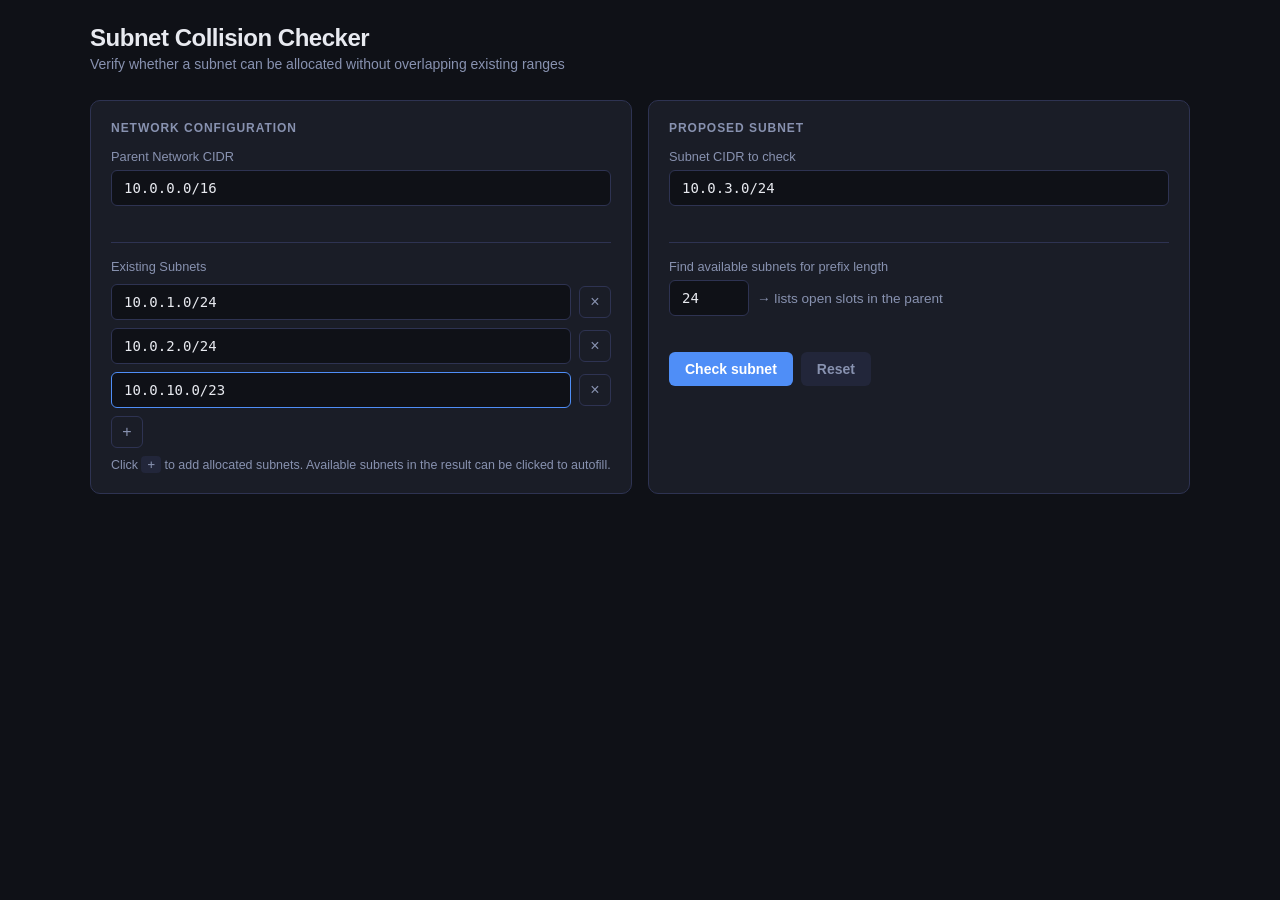
<file: docs/index.html>
<!DOCTYPE html>
<html lang="en">
<head>
  <meta charset="UTF-8">
  <meta name="viewport" content="width=device-width, initial-scale=1.0">
  <title>Subnet Collision Checker</title>
  <style>
    *, *::before, *::after { box-sizing: border-box; margin: 0; padding: 0; }

    :root {
      --bg: #0f1117;
      --surface: #1a1d27;
      --surface2: #22263a;
      --border: #2e3352;
      --accent: #4f8ef7;
      --accent-dim: #2d5099;
      --green: #3dd68c;
      --green-dim: #1a5c3d;
      --red: #f75f5f;
      --red-dim: #5c1a1a;
      --yellow: #f7c948;
      --yellow-dim: #5c4a1a;
      --text: #e8eaf0;
      --text-dim: #8892b0;
      --font: 'SF Mono', 'Fira Code', 'Consolas', monospace;
    }

    body {
      font-family: -apple-system, BlinkMacSystemFont, 'Segoe UI', sans-serif;
      background: var(--bg);
      color: var(--text);
      min-height: 100vh;
      padding: 24px 16px;
    }

    h1 {
      font-size: 1.5rem;
      font-weight: 700;
      letter-spacing: -0.02em;
      margin-bottom: 4px;
    }

    .subtitle {
      color: var(--text-dim);
      font-size: 0.875rem;
      margin-bottom: 28px;
    }

    .grid {
      display: grid;
      grid-template-columns: 1fr 1fr;
      gap: 16px;
      max-width: 1100px;
      margin: 0 auto;
    }

    @media (max-width: 720px) { .grid { grid-template-columns: 1fr; } }

    .card {
      background: var(--surface);
      border: 1px solid var(--border);
      border-radius: 10px;
      padding: 20px;
    }

    .card-title {
      font-size: 0.75rem;
      font-weight: 600;
      text-transform: uppercase;
      letter-spacing: 0.08em;
      color: var(--text-dim);
      margin-bottom: 14px;
    }

    label {
      display: block;
      font-size: 0.8rem;
      color: var(--text-dim);
      margin-bottom: 6px;
    }

    input[type="text"] {
      width: 100%;
      background: var(--bg);
      border: 1px solid var(--border);
      border-radius: 6px;
      padding: 9px 12px;
      color: var(--text);
      font-family: var(--font);
      font-size: 0.875rem;
      outline: none;
      transition: border-color 0.15s;
    }

    input[type="text"]:focus { border-color: var(--accent); }
    input[type="text"].error { border-color: var(--red); }
    input[type="text"].valid { border-color: var(--green); }

    .input-error {
      font-size: 0.75rem;
      color: var(--red);
      margin-top: 4px;
      min-height: 16px;
    }

    .subnet-row {
      display: flex;
      gap: 8px;
      align-items: center;
      margin-bottom: 8px;
    }

    .subnet-row input { flex: 1; }

    .btn-icon {
      background: none;
      border: 1px solid var(--border);
      border-radius: 6px;
      width: 32px;
      height: 32px;
      cursor: pointer;
      color: var(--text-dim);
      font-size: 1rem;
      display: flex;
      align-items: center;
      justify-content: center;
      transition: all 0.15s;
      flex-shrink: 0;
    }

    .btn-icon:hover { border-color: var(--red); color: var(--red); }
    .btn-icon.add:hover { border-color: var(--green); color: var(--green); }

    .btn {
      display: inline-flex;
      align-items: center;
      gap: 6px;
      background: var(--accent);
      color: #fff;
      border: none;
      border-radius: 6px;
      padding: 9px 16px;
      font-size: 0.875rem;
      font-weight: 600;
      cursor: pointer;
      transition: opacity 0.15s;
    }

    .btn:hover { opacity: 0.85; }
    .btn.secondary { background: var(--surface2); color: var(--text-dim); }
    .btn.secondary:hover { color: var(--text); opacity: 1; }

    .btn-row { display: flex; gap: 8px; margin-top: 16px; flex-wrap: wrap; }

    /* Result panel */
    .result-card {
      grid-column: 1 / -1;
    }

    .result-hidden { display: none; }

    .result-banner {
      display: flex;
      align-items: center;
      gap: 12px;
      padding: 14px 16px;
      border-radius: 8px;
      margin-bottom: 16px;
      font-weight: 600;
    }

    .result-banner.ok   { background: var(--green-dim);  color: var(--green); border: 1px solid #2a7a50; }
    .result-banner.fail { background: var(--red-dim);    color: var(--red);   border: 1px solid #7a2a2a; }
    .result-banner.warn { background: var(--yellow-dim); color: var(--yellow);border: 1px solid #7a6020; }

    .result-banner .icon { font-size: 1.3rem; }

    .checks { list-style: none; display: flex; flex-direction: column; gap: 6px; margin-bottom: 16px; }

    .check-item {
      display: flex;
      align-items: flex-start;
      gap: 10px;
      font-size: 0.875rem;
      padding: 8px 12px;
      border-radius: 6px;
      background: var(--surface2);
    }

    .check-item .dot {
      width: 8px; height: 8px;
      border-radius: 50%;
      margin-top: 5px;
      flex-shrink: 0;
    }

    .check-item.pass .dot { background: var(--green); }
    .check-item.fail .dot { background: var(--red); }
    .check-item.info .dot { background: var(--accent); }

    .check-item .label { flex: 1; }
    .check-item .mono  { font-family: var(--font); color: var(--text-dim); font-size: 0.8rem; }

    /* Visual map */
    .map-title { font-size: 0.75rem; color: var(--text-dim); margin-bottom: 8px; }

    .map-container {
      position: relative;
      height: 48px;
      background: var(--bg);
      border: 1px solid var(--border);
      border-radius: 6px;
      overflow: hidden;
      margin-bottom: 12px;
    }

    .map-bar {
      position: absolute;
      top: 6px; bottom: 6px;
      border-radius: 4px;
      display: flex;
      align-items: center;
      justify-content: center;
      font-size: 0.7rem;
      font-family: var(--font);
      white-space: nowrap;
      overflow: hidden;
      transition: opacity 0.2s;
    }

    .map-bar.existing  { background: var(--accent-dim); color: var(--accent); border: 1px solid var(--accent); }
    .map-bar.proposed.ok   { background: var(--green-dim);  color: var(--green); border: 1px solid var(--green); }
    .map-bar.proposed.fail { background: var(--red-dim);    color: var(--red);   border: 1px solid var(--red); }

    .map-legend { display: flex; gap: 16px; flex-wrap: wrap; }
    .legend-item { display: flex; align-items: center; gap: 6px; font-size: 0.75rem; color: var(--text-dim); }
    .legend-dot  { width: 10px; height: 10px; border-radius: 3px; }

    /* Available subnets */
    .avail-section { margin-top: 16px; }
    .avail-title { font-size: 0.8rem; color: var(--text-dim); margin-bottom: 8px; }
    .avail-grid { display: flex; flex-wrap: wrap; gap: 6px; }
    .avail-chip {
      background: var(--green-dim);
      color: var(--green);
      border: 1px solid #2a7a50;
      border-radius: 20px;
      padding: 3px 10px;
      font-family: var(--font);
      font-size: 0.78rem;
      cursor: pointer;
      transition: opacity 0.15s;
    }
    .avail-chip:hover { opacity: 0.7; }
    .avail-more { color: var(--text-dim); font-size: 0.78rem; align-self: center; }

    .section-sep { border: none; border-top: 1px solid var(--border); margin: 16px 0; }

    /* Info tooltip */
    .info { font-size: 0.78rem; color: var(--text-dim); margin-top: 8px; }
    .tag  { display: inline-block; background: var(--surface2); border-radius: 4px; padding: 1px 6px; font-family: var(--font); }
  </style>
</head>
<body>

<div style="max-width:1100px;margin:0 auto">
  <h1>Subnet Collision Checker</h1>
  <p class="subtitle">Verify whether a subnet can be allocated without overlapping existing ranges</p>

  <div class="grid">

    <!-- Left: Parent + Existing -->
    <div class="card">
      <div class="card-title">Network Configuration</div>

      <label>Parent Network CIDR</label>
      <input type="text" id="parent-cidr" placeholder="e.g. 10.0.0.0/8" autocomplete="off" spellcheck="false">
      <div class="input-error" id="parent-err"></div>

      <hr class="section-sep">

      <label style="margin-bottom:10px">Existing Subnets</label>
      <div id="subnet-list"></div>

      <button class="btn-icon add" id="add-subnet-btn" title="Add subnet" style="margin-top:4px">+</button>
      <div class="info">Click <span class="tag">+</span> to add allocated subnets. Available subnets in the result can be clicked to autofill.</div>
    </div>

    <!-- Right: Proposed -->
    <div class="card">
      <div class="card-title">Proposed Subnet</div>

      <label>Subnet CIDR to check</label>
      <input type="text" id="proposed-cidr" placeholder="e.g. 10.1.0.0/24" autocomplete="off" spellcheck="false">
      <div class="input-error" id="proposed-err"></div>

      <hr class="section-sep">

      <label>Find available subnets for prefix length</label>
      <div style="display:flex;gap:8px;align-items:center">
        <input type="text" id="find-prefix" placeholder="e.g. 24" style="width:80px" autocomplete="off">
        <span style="color:var(--text-dim);font-size:0.85rem">→ lists open slots in the parent</span>
      </div>
      <div class="input-error" id="find-err"></div>

      <div class="btn-row">
        <button class="btn" id="check-btn">Check subnet</button>
        <button class="btn secondary" id="reset-btn">Reset</button>
      </div>
    </div>

    <!-- Result -->
    <div class="card result-card result-hidden" id="result-card">
      <div class="card-title">Result</div>

      <div class="result-banner" id="result-banner">
        <span class="icon" id="result-icon"></span>
        <span id="result-msg"></span>
      </div>

      <ul class="checks" id="checks-list"></ul>

      <div id="map-section" class="result-hidden">
        <div class="map-title">Address space map (relative to parent network)</div>
        <div class="map-container" id="map-container"></div>
        <div class="map-legend">
          <div class="legend-item"><div class="legend-dot" style="background:var(--accent)"></div>Existing subnet</div>
          <div class="legend-item"><div class="legend-dot" style="background:var(--green)"></div>Proposed (no collision)</div>
          <div class="legend-item"><div class="legend-dot" style="background:var(--red)"></div>Proposed (collision)</div>
        </div>
      </div>

      <div id="avail-section" class="avail-section result-hidden">
        <hr class="section-sep">
        <div class="avail-title" id="avail-title">Available subnets</div>
        <div class="avail-grid" id="avail-grid"></div>
      </div>
    </div>

  </div>
</div>

<script>
// ─── IP Math ──────────────────────────────────────────────────────────────────

function ipToInt(ip) {
  const parts = ip.split('.');
  if (parts.length !== 4) return null;
  let v = 0;
  for (const p of parts) {
    const n = parseInt(p, 10);
    if (isNaN(n) || n < 0 || n > 255) return null;
    v = (v * 256 + n) >>> 0;
  }
  return v >>> 0;
}

function intToIp(n) {
  return [(n >>> 24) & 0xFF, (n >>> 16) & 0xFF, (n >>> 8) & 0xFF, n & 0xFF].join('.');
}

function parseCIDR(cidr) {
  cidr = cidr.trim();
  const slash = cidr.indexOf('/');
  if (slash === -1) return null;
  const ip = cidr.slice(0, slash);
  const prefix = parseInt(cidr.slice(slash + 1), 10);
  if (isNaN(prefix) || prefix < 0 || prefix > 32) return null;
  const addr = ipToInt(ip);
  if (addr === null) return null;
  const mask   = prefix === 0 ? 0 : ((~0 << (32 - prefix)) >>> 0);
  const network = (addr & mask) >>> 0;
  const bcast   = (network | (~mask >>> 0)) >>> 0;
  return { cidr, ip, prefix, addr, mask, network, bcast };
}

function overlaps(a, b) {
  return a.network <= b.bcast && b.network <= a.bcast;
}

function contains(parent, child) {
  return parent.network <= child.network && child.bcast <= parent.bcast;
}

function networkCIDR(n) {
  const c = parseCIDR(n.cidr);
  return intToIp(c.network) + '/' + c.prefix;
}

// Find up to `limit` available subnets of prefix length `plen` within parent, avoiding `existing`
function findAvailable(parent, existing, plen, limit = 20) {
  if (plen < parent.prefix || plen > 32) return [];
  const size  = plen === 32 ? 1 : (1 << (32 - plen)) >>> 0;
  const results = [];
  let cursor = parent.network;

  while (cursor <= parent.bcast && results.length < limit) {
    // align cursor to subnet boundary
    const aligned = (Math.ceil(cursor / size) * size) >>> 0;
    const candidate = {
      network: aligned,
      bcast: (aligned + size - 1) >>> 0,
      prefix: plen,
      cidr: intToIp(aligned) + '/' + plen,
    };

    if (candidate.bcast > parent.bcast) break;

    const collision = existing.some(e => overlaps(e, candidate));
    if (!collision) {
      results.push(candidate.cidr);
      cursor = (candidate.bcast + 1) >>> 0;
    } else {
      // skip past the conflicting existing subnet
      const blocker = existing.find(e => overlaps(e, candidate));
      cursor = blocker ? (blocker.bcast + 1) >>> 0 : (candidate.bcast + 1) >>> 0;
    }

    if (cursor === 0) break; // wrapped around
  }
  return results;
}

// ─── State ────────────────────────────────────────────────────────────────────

let subnetCount = 0;

function addSubnetRow(value = '') {
  const list = document.getElementById('subnet-list');
  const id = ++subnetCount;
  const row = document.createElement('div');
  row.className = 'subnet-row';
  row.dataset.id = id;
  row.innerHTML = `
    <input type="text" id="subnet-${id}" placeholder="e.g. 10.0.1.0/24" autocomplete="off" spellcheck="false" value="${value}">
    <button class="btn-icon" title="Remove" onclick="removeRow(${id})">×</button>
  `;
  list.appendChild(row);
  document.getElementById(`subnet-${id}`).focus();
}

function removeRow(id) {
  const row = document.querySelector(`.subnet-row[data-id="${id}"]`);
  if (row) { row.remove(); saveState(); }
}

function getSubnets() {
  return [...document.querySelectorAll('#subnet-list input')].map(i => i.value.trim()).filter(Boolean);
}

// ─── Validation helpers ───────────────────────────────────────────────────────

function setValid(inputId, errId, ok, msg = '') {
  const el = document.getElementById(inputId);
  const err = document.getElementById(errId);
  el.classList.toggle('error', !ok && msg !== '');
  el.classList.toggle('valid', ok);
  err.textContent = ok ? '' : msg;
  return ok;
}

// ─── Check ────────────────────────────────────────────────────────────────────

function yield_() { return new Promise(r => setTimeout(r, 0)); }

let _checking = false;

async function check() {
  if (_checking) return;

  const parentRaw   = document.getElementById('parent-cidr').value.trim();
  const proposedRaw = document.getElementById('proposed-cidr').value.trim();
  const findPfxRaw  = document.getElementById('find-prefix').value.trim();

  // --- Parse parent
  const parent = parseCIDR(parentRaw);
  if (!parent) {
    setValid('parent-cidr', 'parent-err', false, 'Invalid CIDR (e.g. 10.0.0.0/8)');
    return;
  }
  const canonicalParent = intToIp(parent.network) + '/' + parent.prefix;
  setValid('parent-cidr', 'parent-err', true);

  // --- Parse existing subnets
  const rawSubnets = getSubnets();
  const existingParsed = rawSubnets.map(s => ({ raw: s, parsed: parseCIDR(s) }));
  const badSubnet = existingParsed.find(e => !e.parsed);
  if (badSubnet) {
    showError(`Invalid existing subnet: "${badSubnet.raw}"`);
    return;
  }
  const existing = existingParsed.map(e => e.parsed);

  // --- Parse proposed
  let proposed = null;
  if (proposedRaw) {
    proposed = parseCIDR(proposedRaw);
    if (!proposed) {
      setValid('proposed-cidr', 'proposed-err', false, 'Invalid CIDR');
      return;
    }
    setValid('proposed-cidr', 'proposed-err', true);
  }

  // --- Parse find-prefix
  let findPfx = null;
  if (findPfxRaw) {
    findPfx = parseInt(findPfxRaw, 10);
    if (isNaN(findPfx) || findPfx < 0 || findPfx > 32) {
      setValid('find-prefix', 'find-err', false, 'Must be 0–32');
      return;
    }
    setValid('find-prefix', 'find-err', true);
  }

  // --- Run checks (yield first so the browser can paint/respond)
  _checking = true;
  const btn = document.getElementById('check-btn');
  btn.disabled = true;
  await yield_();

  try {
    const checks = [];
    let overallOk = true;

    if (proposed) {
      const canonicalProposed = intToIp(proposed.network) + '/' + proposed.prefix;
      checks.push({ type: 'info', label: 'Network address', mono: canonicalProposed });

      const fits = contains(parent, proposed);
      if (!fits) overallOk = false;
      checks.push({
        type: fits ? 'pass' : 'fail',
        label: fits
          ? `Fits within parent network ${canonicalParent}`
          : `Outside parent network ${canonicalParent}`,
        mono: `${intToIp(proposed.network)} – ${intToIp(proposed.bcast)}`,
      });

      const colliders = existing.filter(e => overlaps(e, proposed));
      if (colliders.length > 0) overallOk = false;

      if (colliders.length === 0) {
        checks.push({
          type: 'pass',
          label: existing.length > 0
            ? `No collision with ${existing.length} existing subnet${existing.length > 1 ? 's' : ''}`
            : 'No existing subnets to conflict with',
          mono: '',
        });
      } else {
        for (const c of colliders) {
          const cCanon = intToIp(c.network) + '/' + c.prefix;
          checks.push({ type: 'fail', label: `Overlaps with ${cCanon}`, mono: `${intToIp(c.network)} – ${intToIp(c.bcast)}` });
        }
      }

      const hostBits = 32 - proposed.prefix;
      const hosts = hostBits > 1 ? (Math.pow(2, hostBits) - 2) : (hostBits === 1 ? 0 : 1);
      checks.push({ type: 'info', label: `Subnet size: /${proposed.prefix} → ${hosts.toLocaleString()} usable host${hosts !== 1 ? 's' : ''}`, mono: '' });

      showResult(overallOk, checks, parent, existing, proposed, findPfx);
    } else if (findPfx !== null) {
      showResult(null, [], parent, existing, null, findPfx);
    } else {
      setValid('proposed-cidr', 'proposed-err', false, 'Enter a subnet CIDR to check, or a prefix length to find available subnets');
    }
  } finally {
    _checking = false;
    btn.disabled = false;
  }
}

function showError(msg) {
  const card = document.getElementById('result-card');
  card.classList.remove('result-hidden');
  document.getElementById('result-banner').className = 'result-banner fail';
  document.getElementById('result-icon').textContent = '✕';
  document.getElementById('result-msg').textContent = msg;
  document.getElementById('checks-list').innerHTML = '';
  document.getElementById('map-section').classList.add('result-hidden');
  document.getElementById('avail-section').classList.add('result-hidden');
}

function showResult(ok, checks, parent, existing, proposed, findPfx) {
  const card    = document.getElementById('result-card');
  const banner  = document.getElementById('result-banner');
  const icon    = document.getElementById('result-icon');
  const msg     = document.getElementById('result-msg');
  const list    = document.getElementById('checks-list');
  const mapSec  = document.getElementById('map-section');
  const mapCont = document.getElementById('map-container');
  const availSec= document.getElementById('avail-section');
  const availGrid= document.getElementById('avail-grid');
  const availTitle= document.getElementById('avail-title');

  card.classList.remove('result-hidden');

  if (proposed !== null) {
    banner.className = 'result-banner ' + (ok ? 'ok' : 'fail');
    icon.textContent  = ok ? '✓' : '✕';
    msg.textContent   = ok
      ? 'Subnet can be created — no collisions detected.'
      : 'Subnet cannot be created — collision or out-of-range.';
  } else {
    banner.className = 'result-banner warn';
    icon.textContent = '⊙';
    msg.textContent  = 'Showing available subnets only (no proposed CIDR entered).';
  }

  // Render checks
  list.innerHTML = '';
  for (const c of checks) {
    const li = document.createElement('li');
    li.className = 'check-item ' + c.type;
    li.innerHTML = `<span class="dot"></span><span class="label">${c.label}</span>${c.mono ? `<span class="mono">${c.mono}</span>` : ''}`;
    list.appendChild(li);
  }

  // Visual map
  if (proposed) {
    mapSec.classList.remove('result-hidden');
    mapCont.innerHTML = '';
    const parentSize = parent.bcast - parent.network + 1;

    function toPercent(addr, width) {
      const start = Math.max(0, ((addr - parent.network) / parentSize) * 100);
      const end   = Math.min(100, start + (width / parentSize) * 100);
      return { left: start.toFixed(4) + '%', width: Math.max(0.3, end - start).toFixed(4) + '%' };
    }

    for (const e of existing) {
      const p = toPercent(e.network, e.bcast - e.network + 1);
      const bar = document.createElement('div');
      bar.className = 'map-bar existing';
      bar.style.left = p.left; bar.style.width = p.width;
      bar.title = intToIp(e.network) + '/' + e.prefix;
      bar.textContent = parseFloat(p.width) > 4 ? ('/' + e.prefix) : '';
      mapCont.appendChild(bar);
    }

    const pp = toPercent(proposed.network, proposed.bcast - proposed.network + 1);
    const pBar = document.createElement('div');
    pBar.className = 'map-bar proposed ' + (ok ? 'ok' : 'fail');
    pBar.style.left = pp.left; pBar.style.width = pp.width;
    pBar.title = intToIp(proposed.network) + '/' + proposed.prefix;
    pBar.textContent = parseFloat(pp.width) > 4 ? ('/' + proposed.prefix) : '';
    mapCont.appendChild(pBar);
  } else {
    mapSec.classList.add('result-hidden');
  }

  // Available subnets
  if (findPfx !== null) {
    availSec.classList.remove('result-hidden');
    availGrid.innerHTML = '';
    const available = findAvailable(parent, existing, findPfx, 30);
    availTitle.textContent = `Available /${findPfx} subnets in ${intToIp(parent.network)}/${parent.prefix}`;

    if (available.length === 0) {
      availGrid.innerHTML = '<span style="color:var(--text-dim);font-size:0.875rem">No available subnets found.</span>';
    } else {
      const shown = available.slice(0, 20);
      for (const s of shown) {
        const chip = document.createElement('button');
        chip.className = 'avail-chip';
        chip.textContent = s;
        chip.title = 'Click to use as proposed subnet';
        chip.onclick = () => {
          document.getElementById('proposed-cidr').value = s;
          check();
        };
        availGrid.appendChild(chip);
      }
      if (available.length === 20) {
        const more = document.createElement('span');
        more.className = 'avail-more';
        more.textContent = '+ more…';
        availGrid.appendChild(more);
      }
    }
  } else {
    availSec.classList.add('result-hidden');
  }

  card.scrollIntoView({ behavior: 'smooth', block: 'nearest' });
}

// ─── LocalStorage ─────────────────────────────────────────────────────────────

const LS_KEY = 'subnet-checker-state';

let _saveTimer = null;
function saveState() {
  clearTimeout(_saveTimer);
  _saveTimer = setTimeout(_doSave, 400);
}
function _doSave() {
  const state = {
    parent: document.getElementById('parent-cidr').value,
    proposed: document.getElementById('proposed-cidr').value,
    findPrefix: document.getElementById('find-prefix').value,
    subnets: getSubnets(),
  };
  localStorage.setItem(LS_KEY, JSON.stringify(state));
}

function loadState() {
  try {
    const raw = localStorage.getItem(LS_KEY);
    if (!raw) return false;
    const state = JSON.parse(raw);
    document.getElementById('parent-cidr').value = state.parent || '';
    document.getElementById('proposed-cidr').value = state.proposed || '';
    document.getElementById('find-prefix').value = state.findPrefix || '';
    (state.subnets || []).forEach(s => addSubnetRow(s));
    return true;
  } catch {
    return false;
  }
}

// ─── Wire up ──────────────────────────────────────────────────────────────────

document.getElementById('add-subnet-btn').addEventListener('click', () => { addSubnetRow(); saveState(); });
document.getElementById('check-btn').addEventListener('click', check);

['parent-cidr', 'proposed-cidr', 'find-prefix'].forEach(id => {
  document.getElementById(id).addEventListener('input', saveState);
});

// Save when subnet inputs change (delegated, catches dynamically added rows)
document.getElementById('subnet-list').addEventListener('input', saveState);

document.getElementById('reset-btn').addEventListener('click', () => {
  document.getElementById('parent-cidr').value = '';
  document.getElementById('proposed-cidr').value = '';
  document.getElementById('find-prefix').value = '';
  document.getElementById('subnet-list').innerHTML = '';
  subnetCount = 0;
  ['parent-err','proposed-err','find-err'].forEach(id => document.getElementById(id).textContent = '');
  ['parent-cidr','proposed-cidr','find-prefix'].forEach(id => {
    document.getElementById(id).classList.remove('error','valid');
  });
  document.getElementById('result-card').classList.add('result-hidden');
  localStorage.removeItem(LS_KEY);
});

// Enter key triggers check
document.addEventListener('keydown', e => {
  if (e.key === 'Enter' && !e.shiftKey) check();
});

// Load saved state or fall back to example
(function init() {
  const restored = loadState();
  if (!restored) {
    document.getElementById('parent-cidr').value = '10.0.0.0/16';
    addSubnetRow('10.0.1.0/24');
    addSubnetRow('10.0.2.0/24');
    addSubnetRow('10.0.10.0/23');
    document.getElementById('proposed-cidr').value = '10.0.3.0/24';
    document.getElementById('find-prefix').value = '24';
  }
})();
</script>
</body>
</html>
</file>
